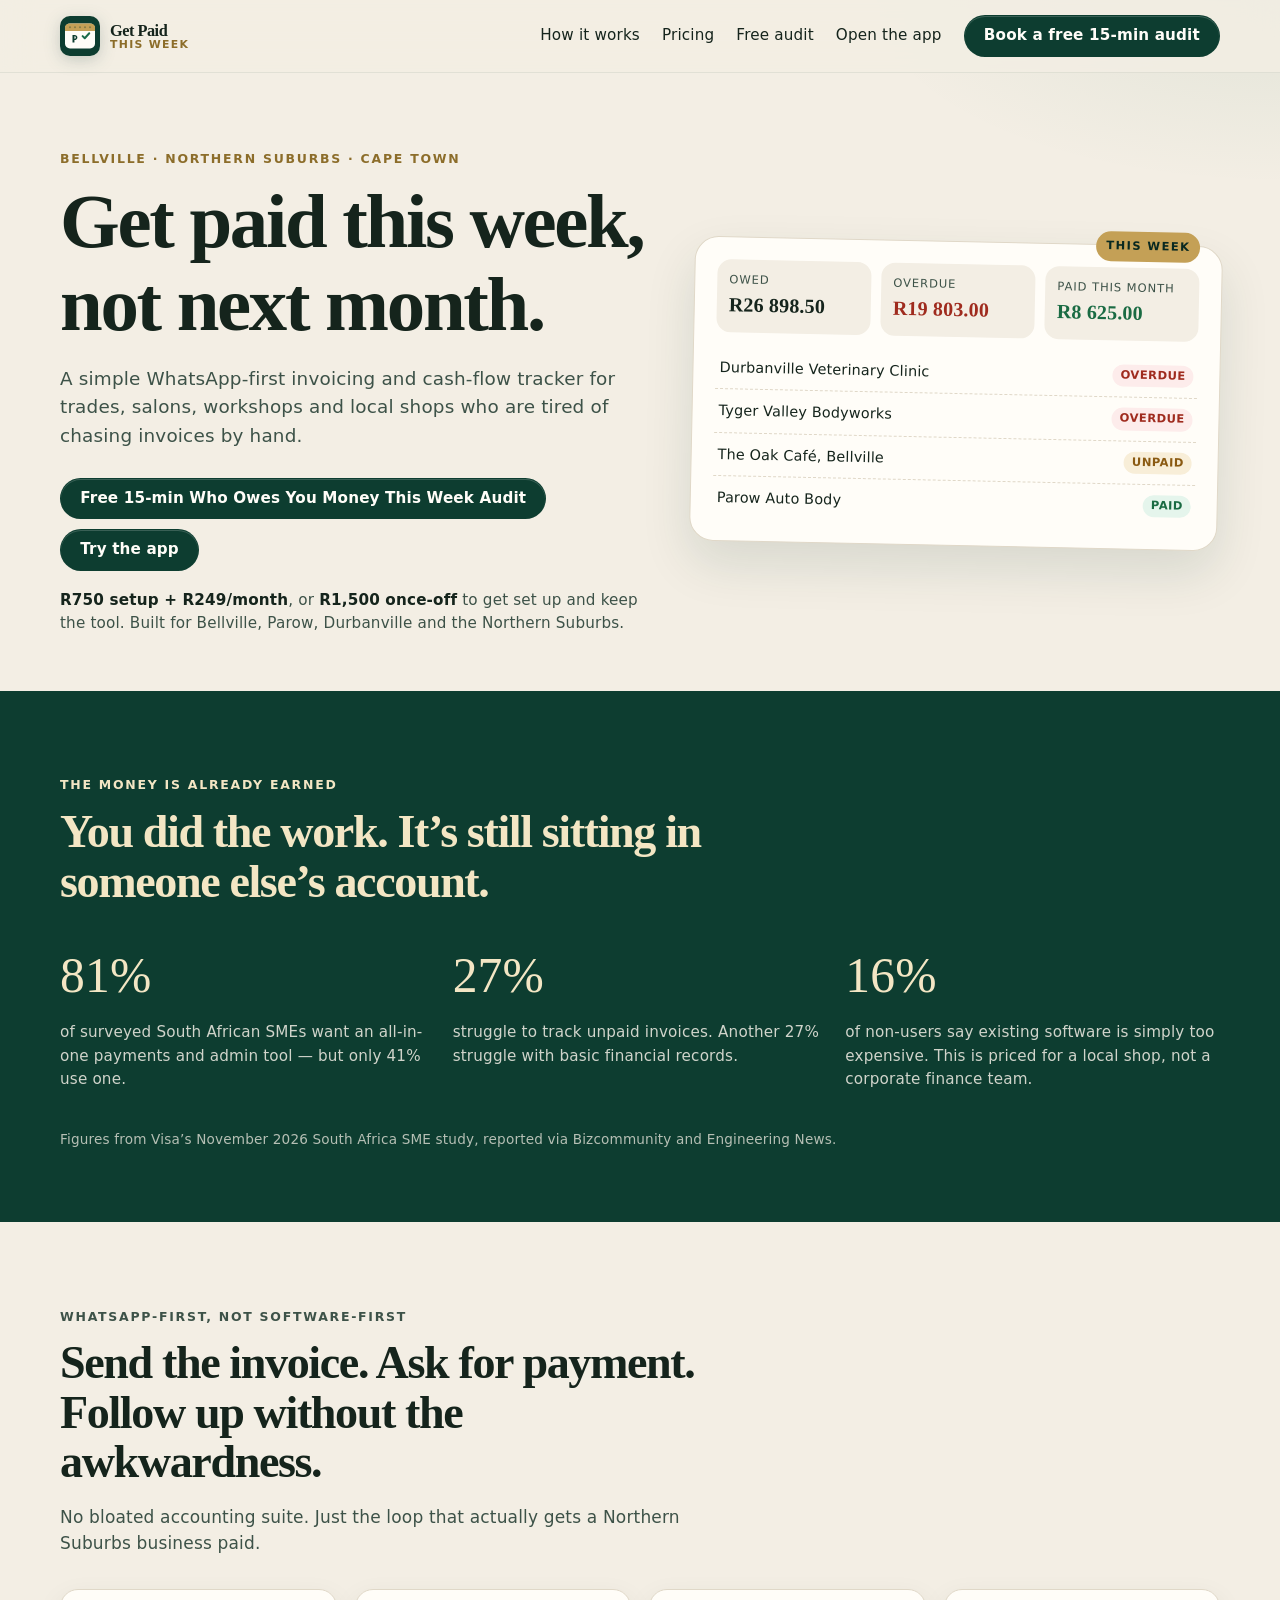
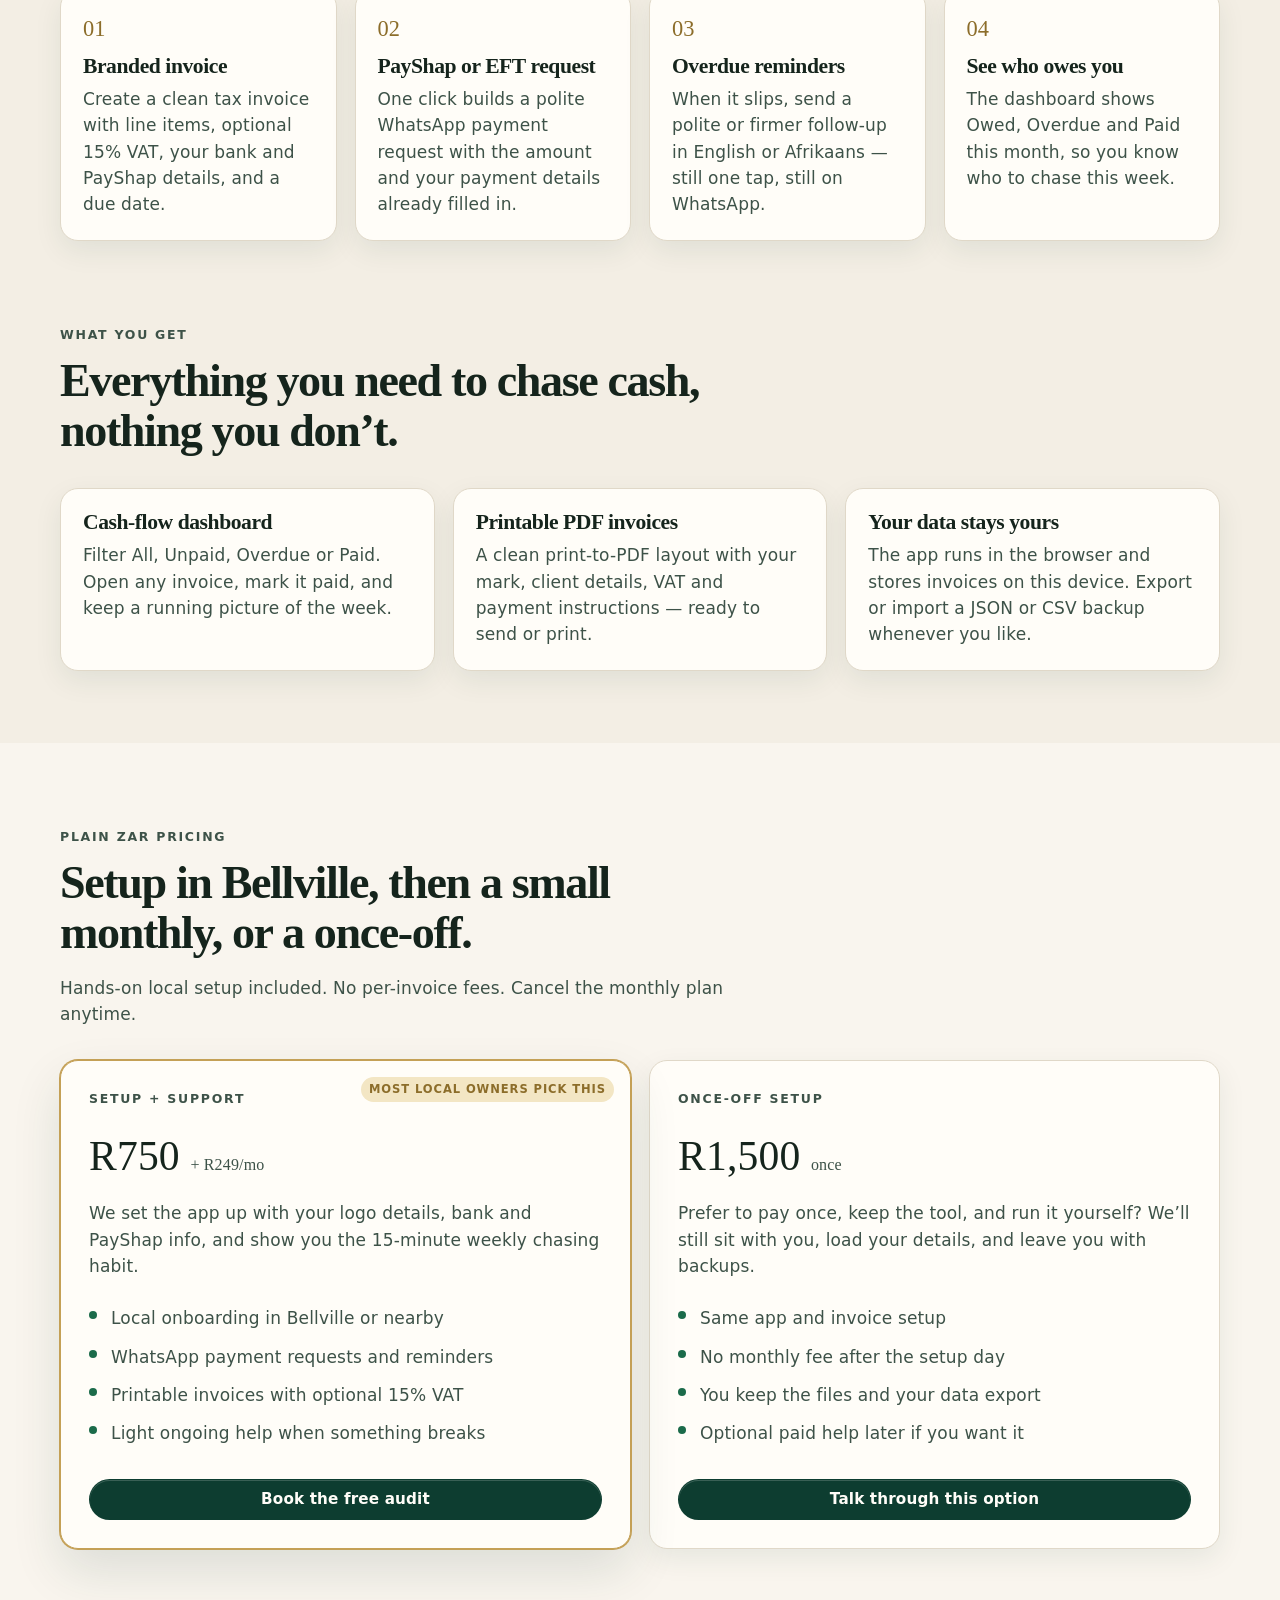
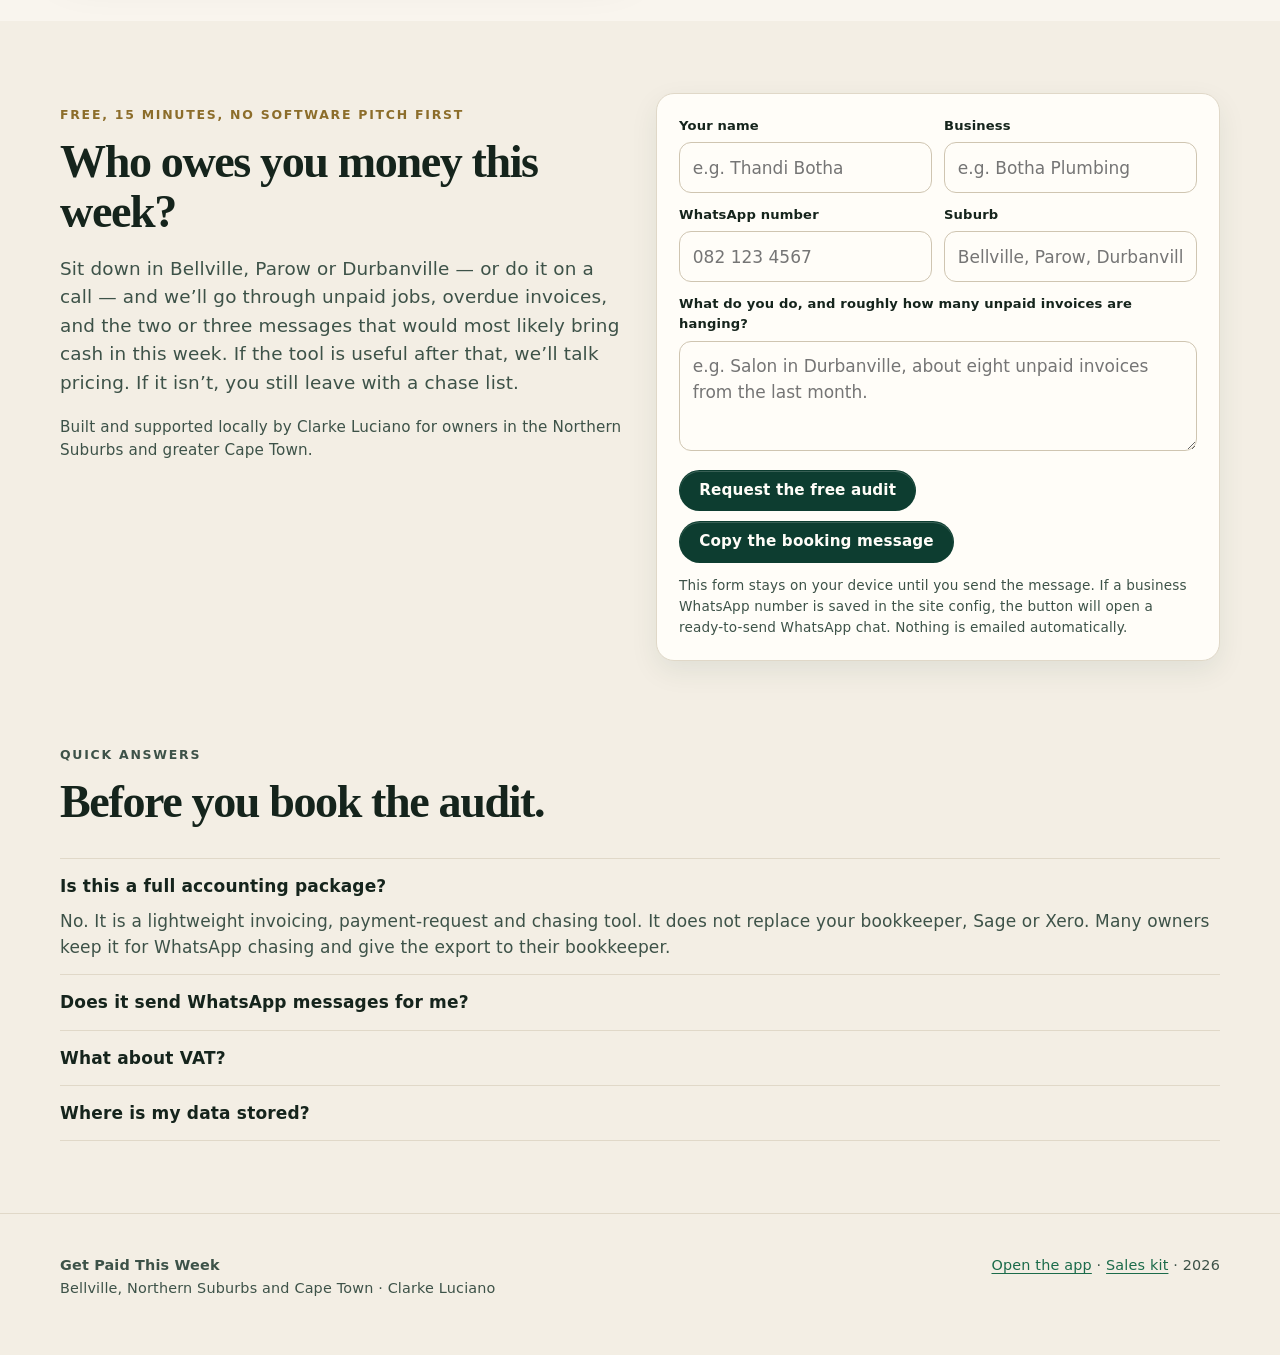
<file: index.html>
<!DOCTYPE html>
<html lang="en-ZA">
<head>
  <meta charset="UTF-8">
  <meta name="viewport" content="width=device-width, initial-scale=1">
  <title>Get Paid This Week — WhatsApp invoicing for Bellville SMEs</title>
  <meta name="description" content="Simple invoicing, PayShap and EFT payment requests, and WhatsApp reminders for trades, salons and workshops in Bellville, the Northern Suburbs and Cape Town. From R750 setup + R249/month, or R1,500 once-off.">
  <link rel="icon" href="assets/logo.svg" type="image/svg+xml">
  <link rel="stylesheet" href="css/styles.css">
</head>
<body>
  <a class="skip" href="#main">Skip to content</a>
  <header class="site-header">
    <div class="wrap">
      <a class="logo" href="#top" aria-label="Get Paid This Week home">
        <img class="logo-mark" src="assets/logo.svg" alt="">
        <span class="logo-word"><strong>Get Paid</strong><span>This Week</span></span>
      </a>
      <nav class="nav" aria-label="Primary">
        <button class="icon-btn menu-btn" type="button" id="menu-btn" aria-expanded="false" aria-controls="nav-links">Menu</button>
        <div class="nav-links" id="nav-links">
          <a href="#how">How it works</a>
          <a href="#pricing">Pricing</a>
          <a href="#audit">Free audit</a>
          <a href="app.html">Open the app</a>
        </div>
        <a class="btn btn-sm btn-gold" href="#audit">Book a free 15-min audit</a>
      </nav>
    </div>
  </header>

  <main id="main">
    <section class="wrap hero" id="top">
      <div>
        <p class="eyebrow">Bellville · Northern Suburbs · Cape Town</p>
        <h1>Get paid this week, not next month.</h1>
        <p class="lede">A simple WhatsApp-first invoicing and cash-flow tracker for trades, salons, workshops and local shops who are tired of chasing invoices by hand.</p>
        <div class="hero-actions">
          <a class="btn btn-gold" href="#audit">Free 15-min Who Owes You Money This Week Audit</a>
          <a class="btn btn-ghost" href="app.html">Try the app</a>
        </div>
        <p class="price-note"><strong>R750 setup + R249/month</strong>, or <strong>R1,500 once-off</strong> to get set up and keep the tool. Built for Bellville, Parow, Durbanville and the Northern Suburbs.</p>
      </div>
      <aside class="hero-card" aria-label="Preview of the cash-flow dashboard">
        <div class="mini-kpis">
          <div class="mini-kpi"><span>Owed</span><strong>R26 898.50</strong></div>
          <div class="mini-kpi overdue"><span>Overdue</span><strong>R19 803.00</strong></div>
          <div class="mini-kpi paid"><span>Paid this month</span><strong>R8 625.00</strong></div>
        </div>
        <div class="mini-row"><span>Durbanville Veterinary Clinic</span><span class="pill pill-overdue">Overdue</span></div>
        <div class="mini-row"><span>Tyger Valley Bodyworks</span><span class="pill pill-overdue">Overdue</span></div>
        <div class="mini-row"><span>The Oak Café, Bellville</span><span class="pill pill-unpaid">Unpaid</span></div>
        <div class="mini-row"><span>Parow Auto Body</span><span class="pill pill-paid">Paid</span></div>
      </aside>
    </section>

    <section class="band section" id="problem">
      <div class="wrap">
        <div class="section-head">
          <p class="eyebrow">The money is already earned</p>
          <h2>You did the work. It’s still sitting in someone else’s account.</h2>
        </div>
        <div class="grid-3">
          <div>
            <div class="stat">81%</div>
            <p class="stat-label">of surveyed South African SMEs want an all-in-one payments and admin tool — but only 41% use one.</p>
          </div>
          <div>
            <div class="stat">27%</div>
            <p class="stat-label">struggle to track unpaid invoices. Another 27% struggle with basic financial records.</p>
          </div>
          <div>
            <div class="stat">16%</div>
            <p class="stat-label">of non-users say existing software is simply too expensive. This is priced for a local shop, not a corporate finance team.</p>
          </div>
        </div>
        <p class="form-help" style="margin-top:22px;color:rgba(246,241,232,.72)">Figures from Visa’s November 2026 South Africa SME study, reported via Bizcommunity and Engineering News.</p>
      </div>
    </section>

    <section class="section" id="how">
      <div class="wrap">
        <div class="section-head">
          <p class="eyebrow">WhatsApp-first, not software-first</p>
          <h2>Send the invoice. Ask for payment. Follow up without the awkwardness.</h2>
          <p>No bloated accounting suite. Just the loop that actually gets a Northern Suburbs business paid.</p>
        </div>
        <div class="grid-4">
          <article class="card"><div class="step-num">01</div><h3>Branded invoice</h3><p>Create a clean tax invoice with line items, optional 15% VAT, your bank and PayShap details, and a due date.</p></article>
          <article class="card"><div class="step-num">02</div><h3>PayShap or EFT request</h3><p>One click builds a polite WhatsApp payment request with the amount and your payment details already filled in.</p></article>
          <article class="card"><div class="step-num">03</div><h3>Overdue reminders</h3><p>When it slips, send a polite or firmer follow-up in English or Afrikaans — still one tap, still on WhatsApp.</p></article>
          <article class="card"><div class="step-num">04</div><h3>See who owes you</h3><p>The dashboard shows Owed, Overdue and Paid this month, so you know who to chase this week.</p></article>
        </div>
      </div>
    </section>

    <section class="section" id="features" style="padding-top:0">
      <div class="wrap">
        <div class="section-head">
          <p class="eyebrow">What you get</p>
          <h2>Everything you need to chase cash, nothing you don’t.</h2>
        </div>
        <div class="grid-3">
          <article class="card"><h3>Cash-flow dashboard</h3><p>Filter All, Unpaid, Overdue or Paid. Open any invoice, mark it paid, and keep a running picture of the week.</p></article>
          <article class="card"><h3>Printable PDF invoices</h3><p>A clean print-to-PDF layout with your mark, client details, VAT and payment instructions — ready to send or print.</p></article>
          <article class="card"><h3>Your data stays yours</h3><p>The app runs in the browser and stores invoices on this device. Export or import a JSON or CSV backup whenever you like.</p></article>
        </div>
      </div>
    </section>

    <section class="section" id="pricing" style="background:rgba(255,253,248,.45)">
      <div class="wrap">
        <div class="section-head">
          <p class="eyebrow">Plain ZAR pricing</p>
          <h2>Setup in Bellville, then a small monthly, or a once-off.</h2>
          <p>Hands-on local setup included. No per-invoice fees. Cancel the monthly plan anytime.</p>
        </div>
        <div class="grid-2 price-cards">
          <article class="card price-card featured">
            <span class="tag">Most local owners pick this</span>
            <p class="eyebrow">Setup + support</p>
            <div class="amount">R750 <small>+ R249/mo</small></div>
            <p>We set the app up with your logo details, bank and PayShap info, and show you the 15-minute weekly chasing habit.</p>
            <ul>
              <li>Local onboarding in Bellville or nearby</li>
              <li>WhatsApp payment requests and reminders</li>
              <li>Printable invoices with optional 15% VAT</li>
              <li>Light ongoing help when something breaks</li>
            </ul>
            <a class="btn" href="#audit">Book the free audit</a>
          </article>
          <article class="card price-card">
            <p class="eyebrow">Once-off setup</p>
            <div class="amount">R1,500 <small>once</small></div>
            <p>Prefer to pay once, keep the tool, and run it yourself? We’ll still sit with you, load your details, and leave you with backups.</p>
            <ul>
              <li>Same app and invoice setup</li>
              <li>No monthly fee after the setup day</li>
              <li>You keep the files and your data export</li>
              <li>Optional paid help later if you want it</li>
            </ul>
            <a class="btn btn-ghost" href="#audit">Talk through this option</a>
          </article>
        </div>
      </div>
    </section>

    <section class="section" id="audit">
      <div class="wrap audit">
        <div>
          <p class="eyebrow">Free, 15 minutes, no software pitch first</p>
          <h2>Who owes you money this week?</h2>
          <p class="lede">Sit down in Bellville, Parow or Durbanville — or do it on a call — and we’ll go through unpaid jobs, overdue invoices, and the two or three messages that would most likely bring cash in this week. If the tool is useful after that, we’ll talk pricing. If it isn’t, you still leave with a chase list.</p>
          <p class="price-note">Built and supported locally by Clarke Luciano for owners in the Northern Suburbs and greater Cape Town.</p>
        </div>
        <form class="card form-grid" id="audit-form" novalidate>
          <div class="form-row">
            <div>
              <label for="audit-name">Your name</label>
              <input id="audit-name" name="name" autocomplete="name" required placeholder="e.g. Thandi Botha">
            </div>
            <div>
              <label for="audit-business">Business</label>
              <input id="audit-business" name="business" required placeholder="e.g. Botha Plumbing">
            </div>
          </div>
          <div class="form-row">
            <div>
              <label for="audit-whatsapp">WhatsApp number</label>
              <input id="audit-whatsapp" name="whatsapp" inputmode="tel" autocomplete="tel" required placeholder="082 123 4567">
            </div>
            <div>
              <label for="audit-area">Suburb</label>
              <input id="audit-area" name="area" placeholder="Bellville, Parow, Durbanville…">
            </div>
          </div>
          <div>
            <label for="audit-note">What do you do, and roughly how many unpaid invoices are hanging?</label>
            <textarea id="audit-note" name="note" placeholder="e.g. Salon in Durbanville, about eight unpaid invoices from the last month."></textarea>
          </div>
          <div class="cta-row">
            <button class="btn btn-gold" type="submit" id="audit-submit">Request the free audit</button>
            <button class="btn btn-ghost" type="button" id="audit-copy">Copy the booking message</button>
          </div>
          <p class="form-help" id="audit-help">This form stays on your device until you send the message. If a business WhatsApp number is saved in the site config, the button will open a ready-to-send WhatsApp chat. Nothing is emailed automatically.</p>
          <p class="form-success" id="audit-success" role="status"></p>
        </form>
      </div>
    </section>

    <section class="section" id="faq" style="padding-top:0">
      <div class="wrap">
        <div class="section-head">
          <p class="eyebrow">Quick answers</p>
          <h2>Before you book the audit.</h2>
        </div>
        <div class="faq">
          <details open>
            <summary>Is this a full accounting package?</summary>
            <p>No. It is a lightweight invoicing, payment-request and chasing tool. It does not replace your bookkeeper, Sage or Xero. Many owners keep it for WhatsApp chasing and give the export to their bookkeeper.</p>
          </details>
          <details>
            <summary>Does it send WhatsApp messages for me?</summary>
            <p>No. It writes the message and opens a wa.me link with the amount, invoice number and PayShap or EFT details already filled in. You press send. That keeps you in control, and keeps the tool simple.</p>
          </details>
          <details>
            <summary>What about VAT?</summary>
            <p>If you are VAT-registered, switch on the 15% VAT toggle and the invoice shows VAT and a tax-invoice heading. If you are not registered, leave it off. This is a helper, not tax advice.</p>
          </details>
          <details>
            <summary>Where is my data stored?</summary>
            <p>On the device you use, in the browser. Export a JSON backup (full) or CSV (spreadsheet) regularly, especially before clearing browser data. You can import a backup to restore or move to another computer.</p>
          </details>
        </div>
      </div>
    </section>
  </main>

  <footer class="site-footer">
    <div class="wrap">
      <div>
        <strong>Get Paid This Week</strong><br>
        Bellville, Northern Suburbs and Cape Town · Clarke Luciano
      </div>
      <div>
        <a href="app.html">Open the app</a> ·
        <a href="SALES_KIT.md">Sales kit</a> ·
        <span id="year"></span>
      </div>
    </div>
  </footer>

  <script src="js/config.js"></script>
  <script src="js/shared.js"></script>
  <script src="js/landing.js"></script>
</body>
</html>
</file>
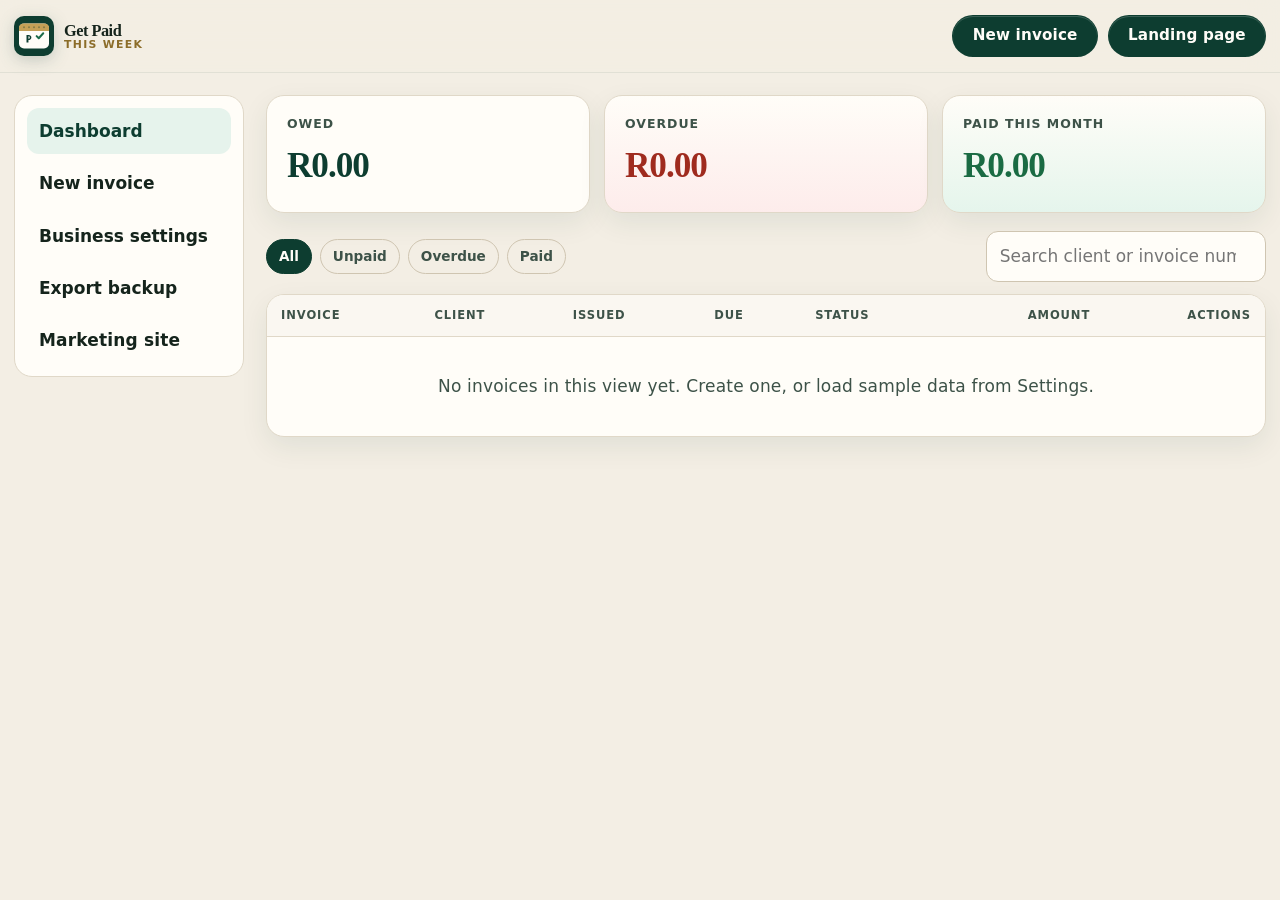
<file: app.html>
<!DOCTYPE html>
<html lang="en-ZA">
<head>
  <meta charset="UTF-8">
  <meta name="viewport" content="width=device-width, initial-scale=1">
  <title>Get Paid This Week — Invoice & cash-flow app</title>
  <meta name="description" content="Create invoices, send PayShap and EFT WhatsApp payment requests, and track who owes you money this week.">
  <link rel="icon" href="assets/logo.svg" type="image/svg+xml">
  <link rel="stylesheet" href="css/styles.css">
</head>
<body class="app-page">
  <a class="skip" href="#app-main">Skip to app</a>
  <header class="app-header">
    <div class="bar">
      <a class="logo" href="index.html" aria-label="Back to Get Paid This Week">
        <img class="logo-mark" src="assets/logo.svg" alt="">
        <span class="logo-word"><strong>Get Paid</strong><span>This Week</span></span>
      </a>
      <div class="cta-row">
        <button class="btn btn-gold btn-sm" type="button" id="new-invoice-top">New invoice</button>
        <a class="btn btn-ghost btn-sm" href="index.html">Landing page</a>
      </div>
    </div>
  </header>

  <div class="app-shell">
    <nav class="side-nav" aria-label="App">
      <button type="button" class="active" data-panel="dashboard">Dashboard</button>
      <button type="button" data-panel="invoice-form">New invoice</button>
      <button type="button" data-panel="settings">Business settings</button>
      <button type="button" id="backup-btn">Export backup</button>
      <a href="index.html">Marketing site</a>
    </nav>

    <main id="app-main">
      <section class="panel active" id="panel-dashboard" data-panel="dashboard">
        <div id="demo-banner" class="demo-banner hidden">
          Sample invoices are loaded so you can see the dashboard. They are marked as demo data.
          <button class="btn btn-sm btn-ghost" type="button" id="clear-demo">Clear demo data</button>
        </div>
        <div class="kpis">
          <article class="kpi owed"><span>Owed</span><strong id="kpi-owed">R0.00</strong></article>
          <article class="kpi overdue"><span>Overdue</span><strong id="kpi-overdue">R0.00</strong></article>
          <article class="kpi paid"><span>Paid this month</span><strong id="kpi-paid">R0.00</strong></article>
        </div>
        <div class="toolbar">
          <div class="filters" role="tablist" aria-label="Invoice status">
            <button type="button" class="filter-btn active" data-filter="all">All</button>
            <button type="button" class="filter-btn" data-filter="unpaid">Unpaid</button>
            <button type="button" class="filter-btn" data-filter="overdue">Overdue</button>
            <button type="button" class="filter-btn" data-filter="paid">Paid</button>
          </div>
          <input class="search" id="invoice-search" type="search" placeholder="Search client or invoice number" aria-label="Search invoices">
        </div>
        <div class="table-wrap">
          <table>
            <thead>
              <tr>
                <th>Invoice</th>
                <th>Client</th>
                <th>Issued</th>
                <th>Due</th>
                <th>Status</th>
                <th class="num">Amount</th>
                <th class="num">Actions</th>
              </tr>
            </thead>
            <tbody id="invoice-rows"></tbody>
          </table>
          <div class="empty hidden" id="invoice-empty">No invoices in this view yet. Create one, or load sample data from Settings.</div>
        </div>
      </section>

      <section class="panel" id="panel-invoice-form" data-panel="invoice-form">
        <div class="split-head">
          <h2 id="invoice-form-title">New invoice</h2>
          <button class="btn btn-ghost btn-sm" type="button" data-panel="dashboard">Back to dashboard</button>
        </div>
        <form class="invoice-form form-grid" id="invoice-form" novalidate>
          <input type="hidden" id="invoice-id">
          <div class="form-row">
            <div>
              <label for="inv-number">Invoice number</label>
              <input id="inv-number" required>
            </div>
            <div>
              <label for="inv-date">Invoice date</label>
              <input id="inv-date" type="date" required>
            </div>
          </div>
          <div class="form-row">
            <div>
              <label for="inv-due">Due date</label>
              <input id="inv-due" type="date" required>
            </div>
            <div>
              <label class="check" style="margin-top:28px">
                <input id="inv-vat" type="checkbox">
                Add 15% VAT
              </label>
            </div>
          </div>
          <div class="form-row">
            <div>
              <label for="client-name">Client name</label>
              <input id="client-name" required placeholder="Business or person you're billing">
            </div>
            <div>
              <label for="client-wa">Client WhatsApp</label>
              <input id="client-wa" inputmode="tel" placeholder="082 123 4567">
            </div>
          </div>
          <div>
            <label for="client-email">Client email (optional)</label>
            <input id="client-email" type="email" placeholder="accounts@example.co.za">
          </div>
          <div>
            <div class="split-head">
              <label class="field-label">Line items</label>
              <button class="btn btn-ghost btn-sm" type="button" id="add-line">Add line</button>
            </div>
            <div class="table-wrap">
              <table class="line-items">
                <thead>
                  <tr>
                    <th>Description</th>
                    <th style="width:90px">Qty</th>
                    <th style="width:140px">Unit price (R)</th>
                    <th class="num" style="width:130px">Amount</th>
                    <th style="width:50px"></th>
                  </tr>
                </thead>
                <tbody id="line-rows"></tbody>
              </table>
            </div>
          </div>
          <div class="totals" aria-live="polite">
            <div><span>Subtotal</span><span id="inv-subtotal">R0.00</span></div>
            <div><span>VAT (15%)</span><span id="inv-vat-amt">R0.00</span></div>
            <div class="grand"><span>Total</span><span id="inv-total">R0.00</span></div>
          </div>
          <div>
            <label for="inv-notes">Notes on the invoice (optional)</label>
            <textarea id="inv-notes" placeholder="Payment due date, job reference, thank you note…"></textarea>
          </div>
          <div class="cta-row">
            <button class="btn" type="submit">Save invoice</button>
            <button class="btn btn-ghost" type="button" id="save-and-view">Save and view</button>
            <button class="btn btn-ghost" type="button" data-panel="dashboard">Cancel</button>
          </div>
        </form>
      </section>

      <section class="panel" id="panel-preview" data-panel="preview">
        <div class="toolbar no-print">
          <button class="btn btn-ghost btn-sm" type="button" data-panel="dashboard">Back</button>
          <div class="cta-row">
            <button class="btn btn-sm" type="button" id="edit-invoice">Edit</button>
            <button class="btn btn-sm btn-gold" type="button" id="wa-request">WhatsApp payment request</button>
            <button class="btn btn-sm" type="button" id="wa-reminder">WhatsApp reminder</button>
            <button class="btn btn-sm btn-ghost" type="button" id="print-invoice">Print / save PDF</button>
            <button class="btn btn-sm" type="button" id="mark-paid">Mark as paid</button>
          </div>
        </div>
        <div class="invoice-sheet print-root" id="invoice-sheet"></div>
      </section>

      <section class="panel" id="panel-settings" data-panel="settings">
        <div class="split-head">
          <h2>Business, bank and PayShap details</h2>
        </div>
        <form class="settings-form form-grid" id="settings-form">
          <div class="form-row">
            <div>
              <label for="biz-name">Business name</label>
              <input id="biz-name" required placeholder="As it should appear on invoices">
            </div>
            <div>
              <label for="biz-trading">Trading as (optional)</label>
              <input id="biz-trading">
            </div>
          </div>
          <div>
            <label for="biz-address">Address</label>
            <textarea id="biz-address" placeholder="Street, Bellville, 7530"></textarea>
          </div>
          <div class="form-row">
            <div>
              <label for="biz-email">Email</label>
              <input id="biz-email" type="email">
            </div>
            <div>
              <label for="biz-phone">Phone / WhatsApp</label>
              <input id="biz-phone" inputmode="tel">
            </div>
          </div>
          <div class="form-row">
            <div>
              <label class="check" style="margin-top:8px">
                <input id="biz-vat-registered" type="checkbox">
                VAT registered — show a Tax Invoice heading
              </label>
            </div>
            <div>
              <label for="biz-vat-number">VAT number</label>
              <input id="biz-vat-number" placeholder="e.g. 4123456789">
            </div>
          </div>
          <h3>Payment details</h3>
          <div class="form-row">
            <div>
              <label for="payshap">PayShap (cell or registered name)</label>
              <input id="payshap" placeholder="082 000 0000 or business name">
            </div>
            <div>
              <label for="bank-name">Bank</label>
              <input id="bank-name" placeholder="Capitec, FNB, Standard Bank…">
            </div>
          </div>
          <div class="form-row">
            <div>
              <label for="account-name">Account name</label>
              <input id="account-name">
            </div>
            <div>
              <label for="account-type">Account type</label>
              <input id="account-type" placeholder="Business cheque, savings…">
            </div>
          </div>
          <div class="form-row">
            <div>
              <label for="account-number">Account number</label>
              <input id="account-number">
            </div>
            <div>
              <label for="branch-code">Branch code</label>
              <input id="branch-code">
            </div>
          </div>
          <div class="cta-row">
            <button class="btn" type="submit">Save settings</button>
            <button class="btn btn-ghost" type="button" id="load-demo">Load sample invoices</button>
          </div>
        </form>
        <div class="card" style="margin-top:18px">
          <h3>Backup</h3>
          <p class="muted">Export a full JSON backup (settings + invoices) or a CSV of invoices. Import a JSON backup to restore this device or move to another computer.</p>
          <div class="cta-row" style="margin-top:12px">
            <button class="btn btn-sm" type="button" id="export-json">Export JSON</button>
            <button class="btn btn-sm btn-ghost" type="button" id="export-csv">Export CSV</button>
            <label class="btn btn-sm btn-ghost" for="import-file">Import JSON or CSV</label>
            <input class="hidden" id="import-file" type="file" accept=".json,.csv,application/json,text/csv">
          </div>
        </div>
      </section>
    </main>
  </div>

  <div class="modal" id="wa-modal" role="dialog" aria-modal="true" aria-labelledby="wa-modal-title">
    <div class="modal-card">
      <div class="split-head">
        <h2 id="wa-modal-title">WhatsApp messages</h2>
        <button class="icon-btn" type="button" id="wa-close" aria-label="Close">×</button>
      </div>
      <p class="muted" id="wa-missing"></p>
      <div id="wa-templates"></div>
    </div>
  </div>

  <div class="toast" id="toast" role="status"></div>

  <script src="js/config.js"></script>
  <script src="js/shared.js"></script>
  <script src="js/app.js"></script>
</body>
</html>
</file>
<file: css/styles.css>
/* Get Paid This Week — shared brand + layout */
:root {
  --ink: #15241c;
  --ink-soft: #3d5248;
  --forest: #0d3d30;
  --forest-deep: #082820;
  --leaf: #1b6b4a;
  --mint: #e6f3ec;
  --gold: #c4a056;
  --gold-deep: #8c6d2a;
  --gold-soft: #f3e6c4;
  --cream: #f3eee4;
  --paper: #fffdf8;
  --line: #e0d8c8;
  --line-strong: #cfc5b1;
  --overdue: #9f2b1e;
  --overdue-bg: #fdeceb;
  --paid: #1a6b43;
  --paid-bg: #e5f5ec;
  --unpaid: #8a5a12;
  --unpaid-bg: #f8eed8;
  --shadow: 0 22px 50px rgba(13, 61, 48, 0.12);
  --shadow-soft: 0 10px 28px rgba(13, 61, 48, 0.08);
  --radius: 18px;
  --radius-sm: 10px;
  --font-display: "Fraunces", "Iowan Old Style", Palatino, Georgia, serif;
  --font-sans: "Outfit", "Segoe UI", system-ui, -apple-system, sans-serif;
  --font-mono: "Geist Mono", ui-monospace, "SF Mono", Menlo, Consolas, monospace;
  --max: 1160px;
}

* { box-sizing: border-box; }

html { scroll-behavior: smooth; }

body {
  margin: 0;
  color: var(--ink);
  background:
    radial-gradient(1200px 500px at 10% -10%, rgba(196, 160, 86, 0.16), transparent 50%),
    radial-gradient(900px 400px at 100% 0%, rgba(27, 107, 74, 0.08), transparent 46%),
    var(--cream);
  font-family: var(--font-sans);
  font-size: 17px;
  line-height: 1.55;
  letter-spacing: 0.01em;
}

img, svg { max-width: 100%; display: block; }

a { color: var(--leaf); text-decoration-thickness: 1px; text-underline-offset: 3px; }
a:hover { color: var(--forest); }

.skip {
  position: absolute;
  left: -999px;
  top: 0;
}
.skip:focus {
  left: 16px;
  top: 16px;
  z-index: 80;
  background: var(--paper);
  padding: 8px 12px;
  border-radius: 8px;
}

.wrap {
  width: min(var(--max), calc(100% - 40px));
  margin-inline: auto;
}

h1, h2, h3, .display {
  font-family: var(--font-display);
  font-weight: 560;
  letter-spacing: -0.03em;
  line-height: 1.08;
  margin: 0;
}

h1 { font-size: clamp(2.6rem, 6vw, 4.8rem); }
h2 { font-size: clamp(1.9rem, 3.6vw, 3rem); }
h3 { font-size: 1.35rem; letter-spacing: -0.02em; }

.lede {
  font-size: 1.15rem;
  color: var(--ink-soft);
  max-width: 40rem;
}

.eyebrow {
  display: inline-flex;
  align-items: center;
  gap: 8px;
  font-size: 0.78rem;
  font-weight: 650;
  letter-spacing: 0.14em;
  text-transform: uppercase;
  color: var(--gold-deep);
  margin-bottom: 12px;
}

.logo {
  display: flex;
  align-items: center;
  gap: 10px;
  color: inherit;
  text-decoration: none;
  min-width: 0;
}
.logo-mark {
  width: 40px;
  height: 40px;
  flex: 0 0 auto;
  filter: drop-shadow(0 4px 8px rgba(13, 61, 48, 0.2));
}
.logo-word {
  display: flex;
  flex-direction: column;
  line-height: 1.05;
}
.logo-word strong {
  font-family: var(--font-display);
  font-size: 1.02rem;
  font-weight: 600;
  letter-spacing: -0.03em;
}
.logo-word span {
  font-size: 0.68rem;
  letter-spacing: 0.12em;
  text-transform: uppercase;
  color: var(--gold-deep);
  font-weight: 650;
}

.site-header, .app-header {
  position: sticky;
  top: 0;
  z-index: 40;
  backdrop-filter: blur(16px);
  background: rgba(243, 238, 228, 0.86);
  border-bottom: 1px solid rgba(13, 61, 48, 0.08);
}

.site-header .wrap,
.app-header .bar {
  display: flex;
  align-items: center;
  justify-content: space-between;
  gap: 16px;
  min-height: 72px;
}

.nav {
  display: flex;
  align-items: center;
  gap: 22px;
}
.nav-links {
  display: flex;
  align-items: center;
  gap: 22px;
}
.nav a {
  color: var(--ink);
  text-decoration: none;
  font-size: 0.95rem;
  font-weight: 500;
}
.nav a:hover { color: var(--leaf); }

.btn, button.btn, a.btn {
  display: inline-flex;
  align-items: center;
  justify-content: center;
  gap: 8px;
  border: 1px solid transparent;
  border-radius: 999px;
  padding: 0.75rem 1.2rem;
  font-family: inherit;
  font-size: 0.95rem;
  font-weight: 600;
  letter-spacing: 0.01em;
  line-height: 1;
  cursor: pointer;
  text-decoration: none;
  background: var(--forest);
  color: #fffdf8;
  box-shadow: 0 1px 0 rgba(255, 255, 255, 0.18) inset;
  transition: transform 0.15s ease, background 0.15s ease, box-shadow 0.15s ease;
}
.btn:hover { background: var(--forest-deep); color: #fffdf8; transform: translateY(-1px); }
.btn:focus-visible, .icon-btn:focus-visible, select:focus-visible, input:focus-visible, textarea:focus-visible {
  outline: 2px solid var(--gold);
  outline-offset: 2px;
}
.btn-gold { background: var(--gold); color: var(--forest-deep); }
.btn-gold:hover { background: #d4b56b; color: var(--forest-deep); }
.btn-ghost {
  background: transparent;
  color: var(--ink);
  border-color: var(--line-strong);
  box-shadow: none;
}
.btn-ghost:hover { background: rgba(255, 253, 248, 0.7); color: var(--ink); }
.btn-danger { background: var(--overdue); }
.btn-danger:hover { background: #821e14; }
.btn-sm { padding: 0.5rem 0.85rem; font-size: 0.85rem; }
.icon-btn {
  border: 1px solid var(--line);
  background: var(--paper);
  color: var(--ink);
  width: 40px;
  height: 40px;
  border-radius: 12px;
  cursor: pointer;
  display: inline-flex;
  align-items: center;
  justify-content: center;
}
.icon-btn:hover { border-color: var(--forest); }

.hero {
  padding: 64px 0 40px;
  display: grid;
  grid-template-columns: 1.05fr 0.95fr;
  gap: 48px;
  align-items: center;
}
.hero p.lede { margin: 18px 0 28px; }
.hero-actions, .cta-row { display: flex; flex-wrap: wrap; gap: 10px; align-items: center; }
.price-note {
  margin-top: 18px;
  color: var(--ink-soft);
  font-size: 0.95rem;
}
.price-note strong { color: var(--ink); font-weight: 650; }

.hero-card {
  background: var(--paper);
  border: 1px solid var(--line);
  border-radius: 24px;
  box-shadow: var(--shadow);
  padding: 22px;
  transform: rotate(1.2deg);
  position: relative;
}
.hero-card::after {
  content: "This week";
  position: absolute;
  top: -14px;
  right: 22px;
  background: var(--gold);
  color: var(--forest-deep);
  font-size: 0.72rem;
  font-weight: 700;
  letter-spacing: 0.12em;
  text-transform: uppercase;
  padding: 6px 10px;
  border-radius: 999px;
}
.mini-kpis {
  display: grid;
  grid-template-columns: repeat(3, 1fr);
  gap: 10px;
  margin-bottom: 14px;
}
.mini-kpi {
  background: var(--cream);
  border-radius: 14px;
  padding: 12px;
}
.mini-kpi span { display: block; font-size: 0.72rem; letter-spacing: 0.08em; text-transform: uppercase; color: var(--ink-soft); }
.mini-kpi strong {
  font-family: var(--font-display);
  font-size: 1.25rem;
  font-weight: 600;
}
.mini-kpi.overdue strong { color: var(--overdue); }
.mini-kpi.paid strong { color: var(--paid); }

.mini-row {
  display: flex;
  justify-content: space-between;
  gap: 8px;
  padding: 10px 4px;
  border-bottom: 1px dashed var(--line);
  font-size: 0.9rem;
}
.mini-row:last-child { border-bottom: 0; }
.pill {
  display: inline-flex;
  align-items: center;
  border-radius: 999px;
  padding: 2px 8px;
  font-size: 0.72rem;
  font-weight: 650;
  letter-spacing: 0.04em;
  text-transform: uppercase;
}
.pill-paid { background: var(--paid-bg); color: var(--paid); }
.pill-overdue { background: var(--overdue-bg); color: var(--overdue); }
.pill-unpaid { background: var(--unpaid-bg); color: var(--unpaid); }

.section { padding: 72px 0; }
.section-head { max-width: 42rem; margin-bottom: 32px; }
.section-head p { color: var(--ink-soft); }

.band {
  background: var(--forest);
  color: #f6f1e8;
}
.band h2, .band .eyebrow { color: #f3e6c4; }
.band p { color: rgba(246, 241, 232, 0.84); }

.grid-3, .grid-4, .grid-2 {
  display: grid;
  gap: 18px;
}
.grid-3 { grid-template-columns: repeat(3, 1fr); }
.grid-4 { grid-template-columns: repeat(4, 1fr); }
.grid-2 { grid-template-columns: repeat(2, 1fr); }

.card {
  background: var(--paper);
  border: 1px solid var(--line);
  border-radius: var(--radius);
  padding: 22px;
  box-shadow: var(--shadow-soft);
}
.band .card {
  background: rgba(255, 253, 248, 0.06);
  border-color: rgba(243, 230, 196, 0.18);
  box-shadow: none;
  color: inherit;
}
.card h3 { margin: 0 0 8px; }
.card p { margin: 0; color: var(--ink-soft); }
.band .card p { color: rgba(246, 241, 232, 0.82); }
.step-num {
  font-family: var(--font-display);
  color: var(--gold-deep);
  font-size: 1.4rem;
  margin-bottom: 8px;
}

.stat {
  font-family: var(--font-display);
  font-size: clamp(2rem, 4vw, 3.1rem);
  color: var(--gold-soft);
}
.stat-label { margin-top: 6px; font-size: 0.95rem; }

.price-cards { align-items: stretch; }
.price-card {
  padding: 28px;
  display: flex;
  flex-direction: column;
  gap: 8px;
}
.price-card.featured {
  border-color: var(--gold);
  box-shadow: 0 0 0 1px var(--gold), var(--shadow);
  position: relative;
}
.price-card .tag {
  position: absolute;
  top: 16px;
  right: 16px;
  background: var(--gold-soft);
  color: var(--gold-deep);
  font-size: 0.72rem;
  font-weight: 700;
  letter-spacing: 0.08em;
  text-transform: uppercase;
  padding: 4px 8px;
  border-radius: 999px;
}
.price-card .amount {
  font-family: var(--font-display);
  font-size: 2.6rem;
  margin: 8px 0 4px;
}
.price-card .amount small { font-size: 1rem; color: var(--ink-soft); }
.price-card ul {
  margin: 12px 0 18px;
  padding: 0;
  list-style: none;
  color: var(--ink-soft);
}
.price-card li {
  padding: 6px 0 6px 22px;
  position: relative;
}
.price-card li::before {
  content: "";
  width: 8px;
  height: 8px;
  border-radius: 50%;
  background: var(--leaf);
  position: absolute;
  left: 0;
  top: 12px;
}
.price-card .btn { margin-top: auto; }

.audit {
  display: grid;
  grid-template-columns: 1fr 1fr;
  gap: 32px;
  align-items: start;
}
form label, .field-label {
  display: block;
  font-size: 0.82rem;
  font-weight: 650;
  margin: 0 0 6px;
}
input, select, textarea {
  width: 100%;
  font: inherit;
  color: var(--ink);
  background: var(--paper);
  border: 1px solid var(--line-strong);
  border-radius: 12px;
  padding: 0.7rem 0.8rem;
}
textarea { min-height: 110px; resize: vertical; }
.form-grid { display: grid; gap: 12px; }
.form-row { display: grid; grid-template-columns: 1fr 1fr; gap: 12px; }
.form-help { font-size: 0.85rem; color: var(--ink-soft); margin: 8px 0 0; }
.form-success {
  display: none;
  margin-top: 12px;
  padding: 12px 14px;
  border-radius: 12px;
  background: var(--paid-bg);
  color: var(--paid);
}
.form-success.show { display: block; }

.faq details {
  border-top: 1px solid var(--line);
  padding: 14px 0;
}
.faq details:last-child { border-bottom: 1px solid var(--line); }
.faq summary {
  cursor: pointer;
  font-weight: 600;
  list-style: none;
}
.faq summary::-webkit-details-marker { display: none; }
.faq details p { color: var(--ink-soft); margin: 8px 0 0; }

.site-footer {
  padding: 40px 0 56px;
  color: var(--ink-soft);
  font-size: 0.9rem;
  border-top: 1px solid var(--line);
}
.site-footer .wrap {
  display: flex;
  justify-content: space-between;
  gap: 16px;
  flex-wrap: wrap;
}

/* App shell */
body.app-page { background: var(--cream); }
.app-header .bar {
  width: min(1280px, calc(100% - 28px));
  margin-inline: auto;
}
.app-shell {
  width: min(1280px, calc(100% - 28px));
  margin: 22px auto 60px;
  display: grid;
  grid-template-columns: 230px 1fr;
  gap: 22px;
  align-items: start;
}
.side-nav {
  position: sticky;
  top: 94px;
  background: var(--paper);
  border: 1px solid var(--line);
  border-radius: var(--radius);
  padding: 12px;
  display: flex;
  flex-direction: column;
  gap: 6px;
}
.side-nav button,
.side-nav a {
  border: 0;
  background: transparent;
  color: var(--ink);
  text-align: left;
  text-decoration: none;
  font: inherit;
  font-weight: 550;
  padding: 10px 12px;
  border-radius: 12px;
  cursor: pointer;
}
.side-nav button:hover,
.side-nav a:hover,
.side-nav button.active {
  background: var(--mint);
  color: var(--forest);
}

.kpis { display: grid; grid-template-columns: repeat(3, 1fr); gap: 14px; margin-bottom: 18px; }
.kpi {
  background: var(--paper);
  border: 1px solid var(--line);
  border-radius: var(--radius);
  padding: 18px 20px;
  box-shadow: var(--shadow-soft);
}
.kpi span { display: block; font-size: 0.78rem; letter-spacing: 0.08em; text-transform: uppercase; color: var(--ink-soft); font-weight: 650; }
.kpi strong {
  display: block;
  margin-top: 6px;
  font-family: var(--font-display);
  font-size: clamp(1.6rem, 3vw, 2.2rem);
  font-weight: 600;
  letter-spacing: -0.03em;
}
.kpi.owed strong { color: var(--forest); }
.kpi.overdue { background: linear-gradient(180deg, #fffdf8, #fdeceb); }
.kpi.overdue strong { color: var(--overdue); }
.kpi.paid { background: linear-gradient(180deg, #fffdf8, #e5f5ec); }
.kpi.paid strong { color: var(--paid); }

.toolbar, .split-head {
  display: flex;
  justify-content: space-between;
  gap: 12px;
  flex-wrap: wrap;
  align-items: center;
  margin-bottom: 12px;
}
.filters { display: flex; flex-wrap: wrap; gap: 8px; }
.filter-btn {
  border: 1px solid var(--line-strong);
  background: transparent;
  color: var(--ink-soft);
  border-radius: 999px;
  padding: 6px 12px;
  font: inherit;
  font-size: 0.85rem;
  font-weight: 600;
  cursor: pointer;
}
.filter-btn.active { background: var(--forest); color: #fffdf8; border-color: var(--forest); }
.search {
  min-width: 200px;
  max-width: 280px;
}

.table-wrap {
  background: var(--paper);
  border: 1px solid var(--line);
  border-radius: var(--radius);
  overflow: auto;
  box-shadow: var(--shadow-soft);
}
table { width: 100%; border-collapse: collapse; font-size: 0.95rem; }
th, td { padding: 12px 14px; text-align: left; border-bottom: 1px solid var(--line); vertical-align: middle; }
th {
  font-size: 0.72rem;
  letter-spacing: 0.08em;
  text-transform: uppercase;
  color: var(--ink-soft);
  font-weight: 700;
  background: #faf7f1;
  position: sticky;
  top: 0;
}
tr:last-child td { border-bottom: 0; }
tbody tr { cursor: pointer; }
tbody tr:hover { background: #f7f3eb; }
td.num, th.num { text-align: right; font-variant-numeric: tabular-nums; white-space: nowrap; }
tbody td:nth-child(1) { white-space: nowrap; font-variant-numeric: tabular-nums; }
.row-actions { flex-wrap: nowrap; }
.row-actions { display: flex; gap: 6px; justify-content: flex-end; }
.row-actions .btn, .row-actions .icon-btn { cursor: pointer; }
.empty {
  padding: 36px 20px;
  text-align: center;
  color: var(--ink-soft);
}

.panel { display: none; }
.panel.active { display: block; }

.invoice-form, .settings-form, .preview-wrap {
  background: var(--paper);
  border: 1px solid var(--line);
  border-radius: var(--radius);
  padding: 22px;
  box-shadow: var(--shadow-soft);
}
.line-items { width: 100%; margin: 8px 0 12px; }
.line-items input { padding: 0.5rem 0.6rem; }
.check {
  display: flex;
  align-items: center;
  gap: 8px;
  font-weight: 600;
}
.check input { width: auto; }

.totals {
  margin-left: auto;
  width: min(320px, 100%);
  background: var(--cream);
  border-radius: 14px;
  padding: 12px 16px;
}
.totals div { display: flex; justify-content: space-between; padding: 4px 0; }
.totals .grand { font-weight: 750; border-top: 1px solid var(--line); margin-top: 6px; padding-top: 8px; }

.invoice-sheet {
  width: min(800px, 100%);
  margin: 0 auto;
  background: #fff;
  color: #15241c;
  border: 1px solid var(--line);
  border-radius: 8px;
  padding: 36px 40px 28px;
  box-shadow: var(--shadow-soft);
}
.inv-top {
  display: flex;
  justify-content: space-between;
  gap: 20px;
  border-bottom: 2px solid var(--forest);
  padding-bottom: 16px;
  margin-bottom: 22px;
}
.inv-brand { display: flex; gap: 12px; align-items: flex-start; }
.inv-brand h2 { font-size: 1.6rem; }
.inv-meta { text-align: right; }
.inv-meta .doc-type {
  font-family: var(--font-display);
  font-size: 1.8rem;
  color: var(--forest);
}
.inv-grid { display: grid; grid-template-columns: 1fr 1fr; gap: 24px; margin-bottom: 22px; }
.inv-grid h4 {
  margin: 0 0 6px;
  font-size: 0.72rem;
  letter-spacing: 0.1em;
  text-transform: uppercase;
  color: var(--ink-soft);
}
.paid-stamp {
  display: none;
  border: 3px solid var(--paid);
  color: var(--paid);
  font-weight: 800;
  letter-spacing: 0.14em;
  text-transform: uppercase;
  padding: 6px 10px;
  transform: rotate(-8deg);
  width: fit-content;
  margin: 8px 0 0 auto;
}
.paid-stamp.show { display: inline-block; }
.inv-pay {
  margin-top: 22px;
  padding: 14px;
  background: var(--cream);
  border-radius: 10px;
  font-size: 0.92rem;
}

.modal {
  position: fixed;
  inset: 0;
  background: rgba(8, 40, 32, 0.45);
  display: none;
  align-items: center;
  justify-content: center;
  padding: 20px;
  z-index: 60;
}
.modal.show { display: flex; }
.modal-card {
  width: min(720px, 100%);
  max-height: min(90vh, 900px);
  overflow: auto;
  background: var(--paper);
  border-radius: 18px;
  padding: 22px;
  box-shadow: var(--shadow);
}
.template-block { margin: 12px 0 18px; }
.template-block textarea { font-size: 0.92rem; min-height: 108px; }
.template-actions { display: flex; flex-wrap: wrap; gap: 8px; margin-top: 8px; }

.toast {
  position: fixed;
  right: 18px;
  bottom: 18px;
  background: var(--forest);
  color: #fffdf8;
  padding: 12px 16px;
  border-radius: 12px;
  box-shadow: var(--shadow);
  display: none;
  z-index: 70;
}
.toast.show { display: block; }

.hidden { display: none !important; }
.muted { color: var(--ink-soft); }
.demo-banner {
  background: var(--gold-soft);
  color: var(--gold-deep);
  border-radius: 12px;
  padding: 10px 12px;
  margin-bottom: 14px;
  font-size: 0.9rem;
}

.menu-btn { display: none; }

@media (max-width: 900px) {
  .hero, .audit, .app-shell, .inv-grid { grid-template-columns: 1fr; }
  .grid-3, .grid-4, .grid-2, .kpis, .form-row { grid-template-columns: 1fr; }
  .hero { padding-top: 32px; }
  .hero-card { transform: none; }
  .nav-links { display: none; }
  .nav-links.open {
    display: flex;
    flex-direction: column;
    position: absolute;
    top: 72px;
    right: 16px;
    background: var(--paper);
    border: 1px solid var(--line);
    border-radius: 16px;
    padding: 14px;
    box-shadow: var(--shadow);
  }
  .menu-btn { display: inline-flex; }
  .app-shell { grid-template-columns: 1fr; }
  .side-nav { position: static; flex-direction: row; overflow: auto; }
  .invoice-sheet { padding: 20px; }
}


@media print {
  body * { visibility: hidden; }
  .print-root, .print-root * { visibility: visible; }
  .print-root {
    position: absolute;
    inset: 0;
    box-shadow: none;
    border: 0;
    width: 100%;
    max-width: none;
    margin: 0;
    border-radius: 0;
  }
  .no-print, .site-header, .app-header, .side-nav, .toolbar, .toast, .modal, .demo-banner { display: none !important; }
  body { background: #fff; }
}
</file>
